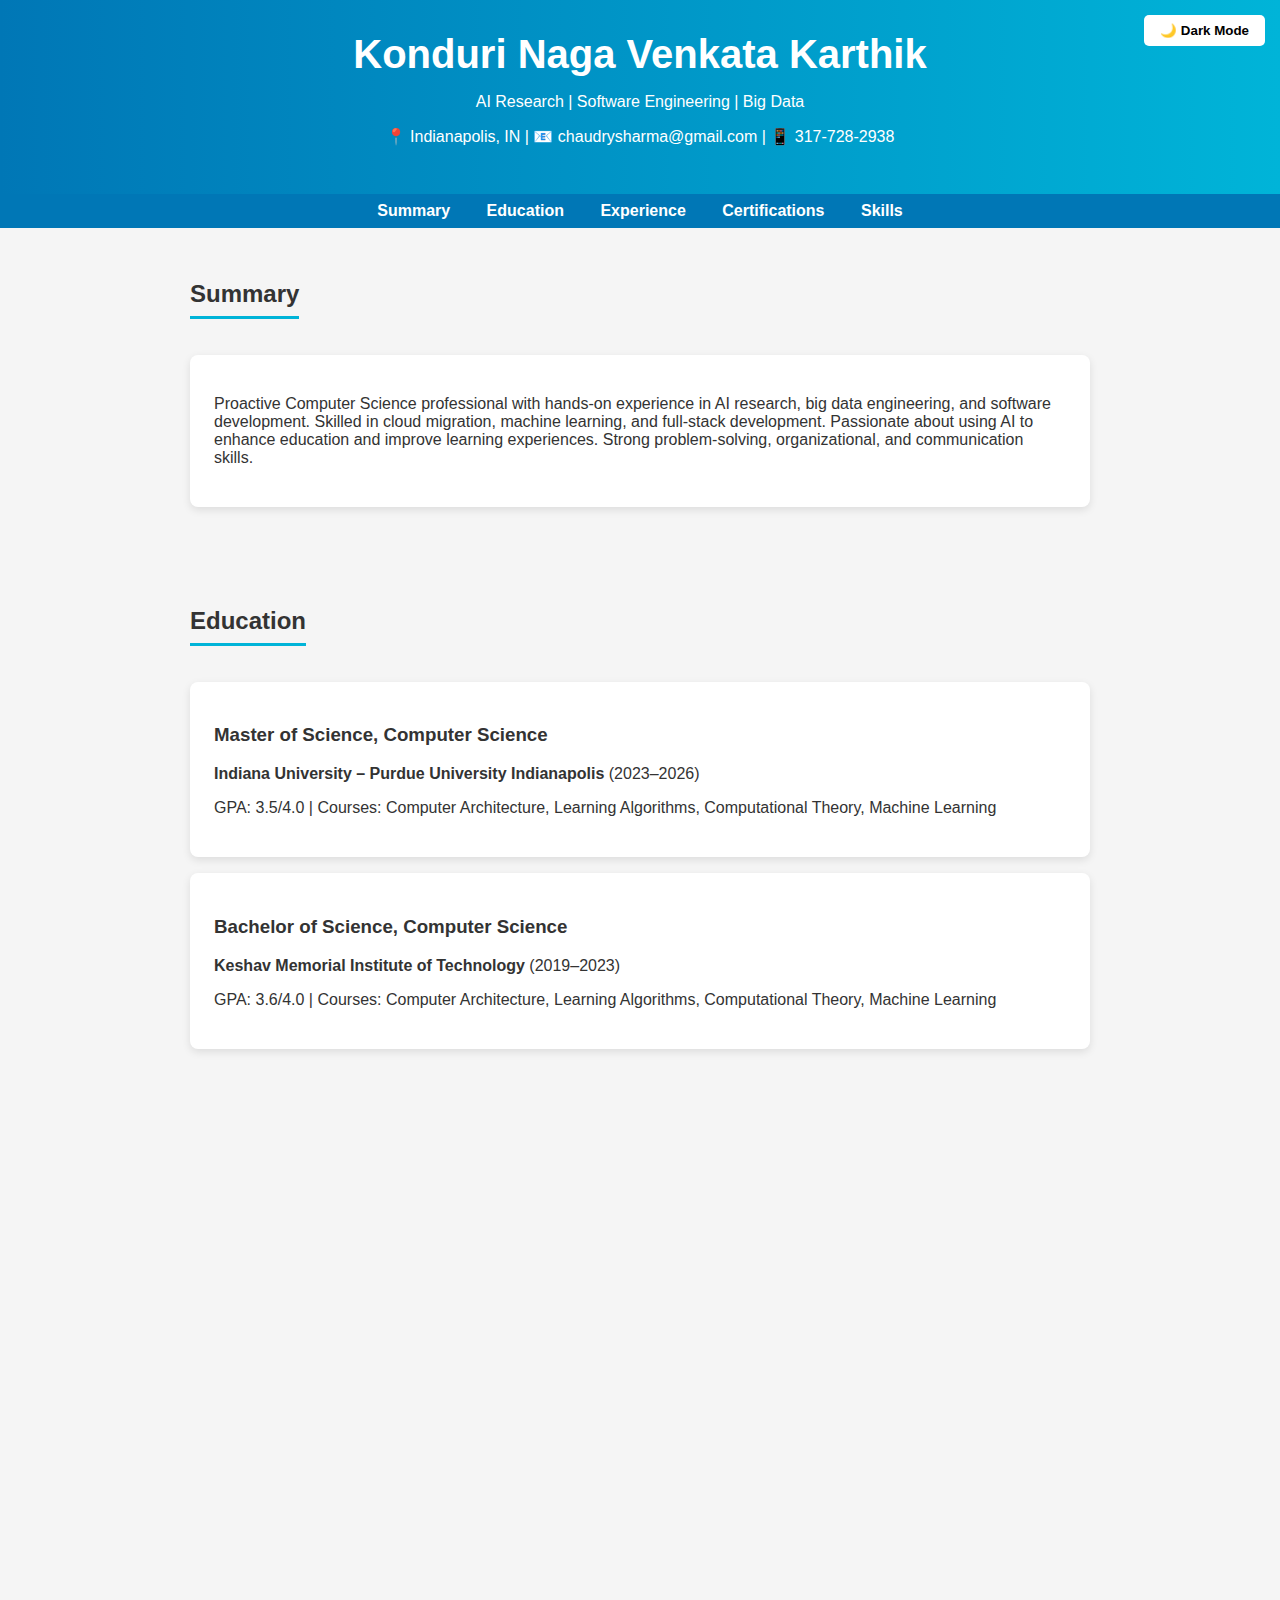
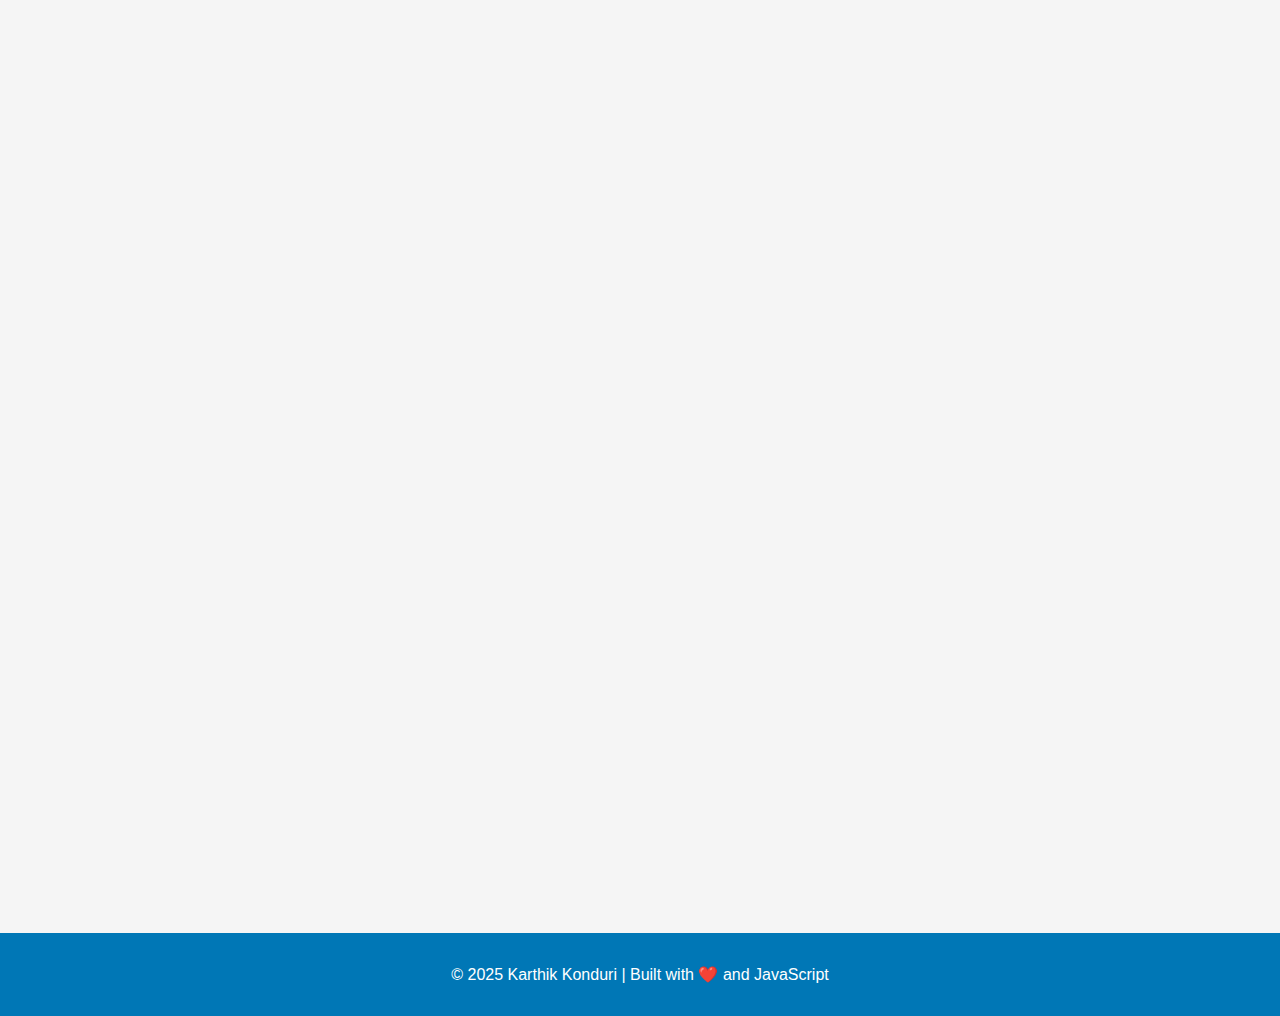
<file: portfolio.html>
<!DOCTYPE html>
<html lang="en">
<head>
  <meta charset="UTF-8" />
  <meta name="viewport" content="width=device-width, initial-scale=1.0"/>
  <title>Karthik Konduri | Portfolio</title>
  <style>
    :root {
      --bg-light: #f5f5f5;
      --text-light: #333;
      --bg-dark: #121212;
      --text-dark: #f5f5f5;
      --primary: #00b4d8;
      --secondary: #0077b6;
    }
    body {
      font-family: 'Segoe UI', sans-serif;
      margin: 0;
      background: var(--bg-light);
      color: var(--text-light);
      scroll-behavior: smooth;
      transition: background 0.3s, color 0.3s;
    }
    body.dark {
      background: var(--bg-dark);
      color: var(--text-dark);
    }
    header {
      background: linear-gradient(90deg, var(--secondary), var(--primary));
      color: white;
      padding: 2rem;
      text-align: center;
      position: relative;
    }
    header h1 {
      margin: 0;
      font-size: 2.5rem;
      animation: fadeDown 1s ease;
    }
    @keyframes fadeDown {
      0% { opacity: 0; transform: translateY(-20px); }
      100% { opacity: 1; transform: translateY(0); }
    }
    nav {
      background: var(--secondary);
      padding: 0.5rem;
      text-align: center;
      position: sticky;
      top: 0;
      z-index: 100;
    }
    nav a {
      color: white;
      margin: 0 1rem;
      text-decoration: none;
      font-weight: bold;
      transition: color 0.3s;
    }
    nav a:hover {
      color: #ffdd00;
    }
    section {
      max-width: 900px;
      margin: auto;
      padding: 2rem;
      opacity: 0;
      transform: translateY(20px);
      transition: opacity 0.8s ease, transform 0.8s ease;
    }
    section.show {
      opacity: 1;
      transform: translateY(0);
    }
    h2 {
      border-bottom: 3px solid var(--primary);
      display: inline-block;
      padding-bottom: 0.5rem;
    }
    .card {
      background: white;
      padding: 1.5rem;
      margin: 1rem 0;
      border-radius: 8px;
      box-shadow: 0px 3px 8px rgba(0,0,0,0.1);
      transition: transform 0.3s, background 0.3s, color 0.3s;
    }
    .card:hover {
      transform: translateY(-5px);
    }
    body.dark .card {
      background: #1e1e1e;
      color: var(--text-dark);
    }
    ul {
      padding-left: 20px;
    }
    footer {
      background: var(--secondary);
      color: white;
      text-align: center;
      padding: 1rem;
      margin-top: 2rem;
    }
    .skills span {
      display: inline-block;
      background: var(--primary);
      color: white;
      padding: 0.3rem 0.7rem;
      margin: 0.2rem;
      border-radius: 4px;
      font-size: 0.9rem;
      transition: background 0.3s;
    }
    .skills span:hover {
      background: var(--secondary);
    }
    /* Dark mode toggle button */
    #darkModeToggle {
      position: absolute;
      top: 15px;
      right: 15px;
      background: white;
      border: none;
      padding: 0.5rem 1rem;
      border-radius: 5px;
      cursor: pointer;
      font-weight: bold;
      transition: background 0.3s, color 0.3s;
    }
    body.dark #darkModeToggle {
      background: #333;
      color: white;
    }
  </style>
</head>
<body>

  <header>
    <h1>Konduri Naga Venkata Karthik</h1>
    <p>AI Research | Software Engineering | Big Data</p>
    <p>📍 Indianapolis, IN | 📧 chaudrysharma@gmail.com | 📱 317-728-2938</p>
    <button id="darkModeToggle">🌙 Dark Mode</button>
  </header>

  <nav>
    <a href="#summary">Summary</a>
    <a href="#education">Education</a>
    <a href="#experience">Experience</a>
    <a href="#certifications">Certifications</a>
    <a href="#skills">Skills</a>
  </nav>

  <section id="summary">
    <h2>Summary</h2>
    <div class="card">
      <p>Proactive Computer Science professional with hands-on experience in AI research, big data engineering, and software development. Skilled in cloud migration, machine learning, and full-stack development. Passionate about using AI to enhance education and improve learning experiences. Strong problem-solving, organizational, and communication skills.</p>
    </div>
  </section>

  <section id="education">
    <h2>Education</h2>
    <div class="card">
      <h3>Master of Science, Computer Science</h3>
      <p><strong>Indiana University – Purdue University Indianapolis</strong> (2023–2026)</p>
      <p>GPA: 3.5/4.0 | Courses: Computer Architecture, Learning Algorithms, Computational Theory, Machine Learning</p>
    </div>
    <div class="card">
      <h3>Bachelor of Science, Computer Science</h3>
      <p><strong>Keshav Memorial Institute of Technology</strong> (2019–2023)</p>
      <p>GPA: 3.6/4.0 | Courses: Computer Architecture, Learning Algorithms, Computational Theory, Machine Learning</p>
    </div>
  </section>

  <section id="experience">
    <h2>Experience</h2>
    <div class="card">
      <h3>AI Research Assistant</h3>
      <p><strong>Indiana University – Purdue University Indianapolis</strong> (Jun 2025 – Aug 2025)</p>
      <ul>
        <li>Developed AI-driven virtual teacher for personalized learning.</li>
        <li>Implemented deep learning NLP models for improved AI-student interactions.</li>
        <li>Designed ML algorithms for real-time performance feedback.</li>
      </ul>
    </div>
    <div class="card">
      <h3>Software Engineer Intern</h3>
      <p><strong>Virtusa, Hyderabad</strong> (Jan 2023 – May 2023)</p>
      <ul>
        <li>Developed solutions using JavaScript, SQL, and HTML.</li>
        <li>Optimized front-end and back-end performance.</li>
      </ul>
    </div>
    <div class="card">
      <h3>Web Development Intern</h3>
      <p><strong>Elearn Infotech, Hyderabad</strong> (Aug 2023 – Feb 2024)</p>
      <ul>
        <li>Built responsive interfaces using HTML, CSS, JavaScript, React/Angular.</li>
        <li>Enhanced front-end usability and performance.</li>
      </ul>
    </div>
  </section>

  <section id="certifications">
    <h2>Certifications</h2>
    <div class="card">
      <ul>
        <li>Business English Certificate - Cambridge</li>
        <li>Azure Fundamentals - Microsoft</li>
        <li>Power BI Data Analyst Associate - Microsoft</li>
        <li>Full Stack Web Developer - Geeks for Geeks</li>
        <li>Machine Learning with Python - IBM</li>
      </ul>
    </div>
  </section>

  <section id="skills">
    <h2>Skills</h2>
    <div class="card skills">
      <span>C++</span><span>C</span><span>Java</span><span>Objective-C</span><span>C#</span><span>SQL</span><span>JavaScript</span><span>Azure</span>
    </div>
  </section>

  <footer>
    <p>© 2025 Karthik Konduri | Built with ❤️ and JavaScript</p>
  </footer>

  <script>
    // Dark mode toggle
    document.getElementById('darkModeToggle').addEventListener('click', function() {
      document.body.classList.toggle('dark');
      this.textContent = document.body.classList.contains('dark') ? '☀️ Light Mode' : '🌙 Dark Mode';
    });

    // Reveal sections on scroll
    const sections = document.querySelectorAll('section');
    const revealOnScroll = () => {
      const triggerBottom = window.innerHeight * 0.85;
      sections.forEach(section => {
        const sectionTop = section.getBoundingClientRect().top;
        if(sectionTop < triggerBottom) {
          section.classList.add('show');
        }
      });
    };
    window.addEventListener('scroll', revealOnScroll);
    revealOnScroll(); // Initial check
  </script>

</body>
</html>
</file>
